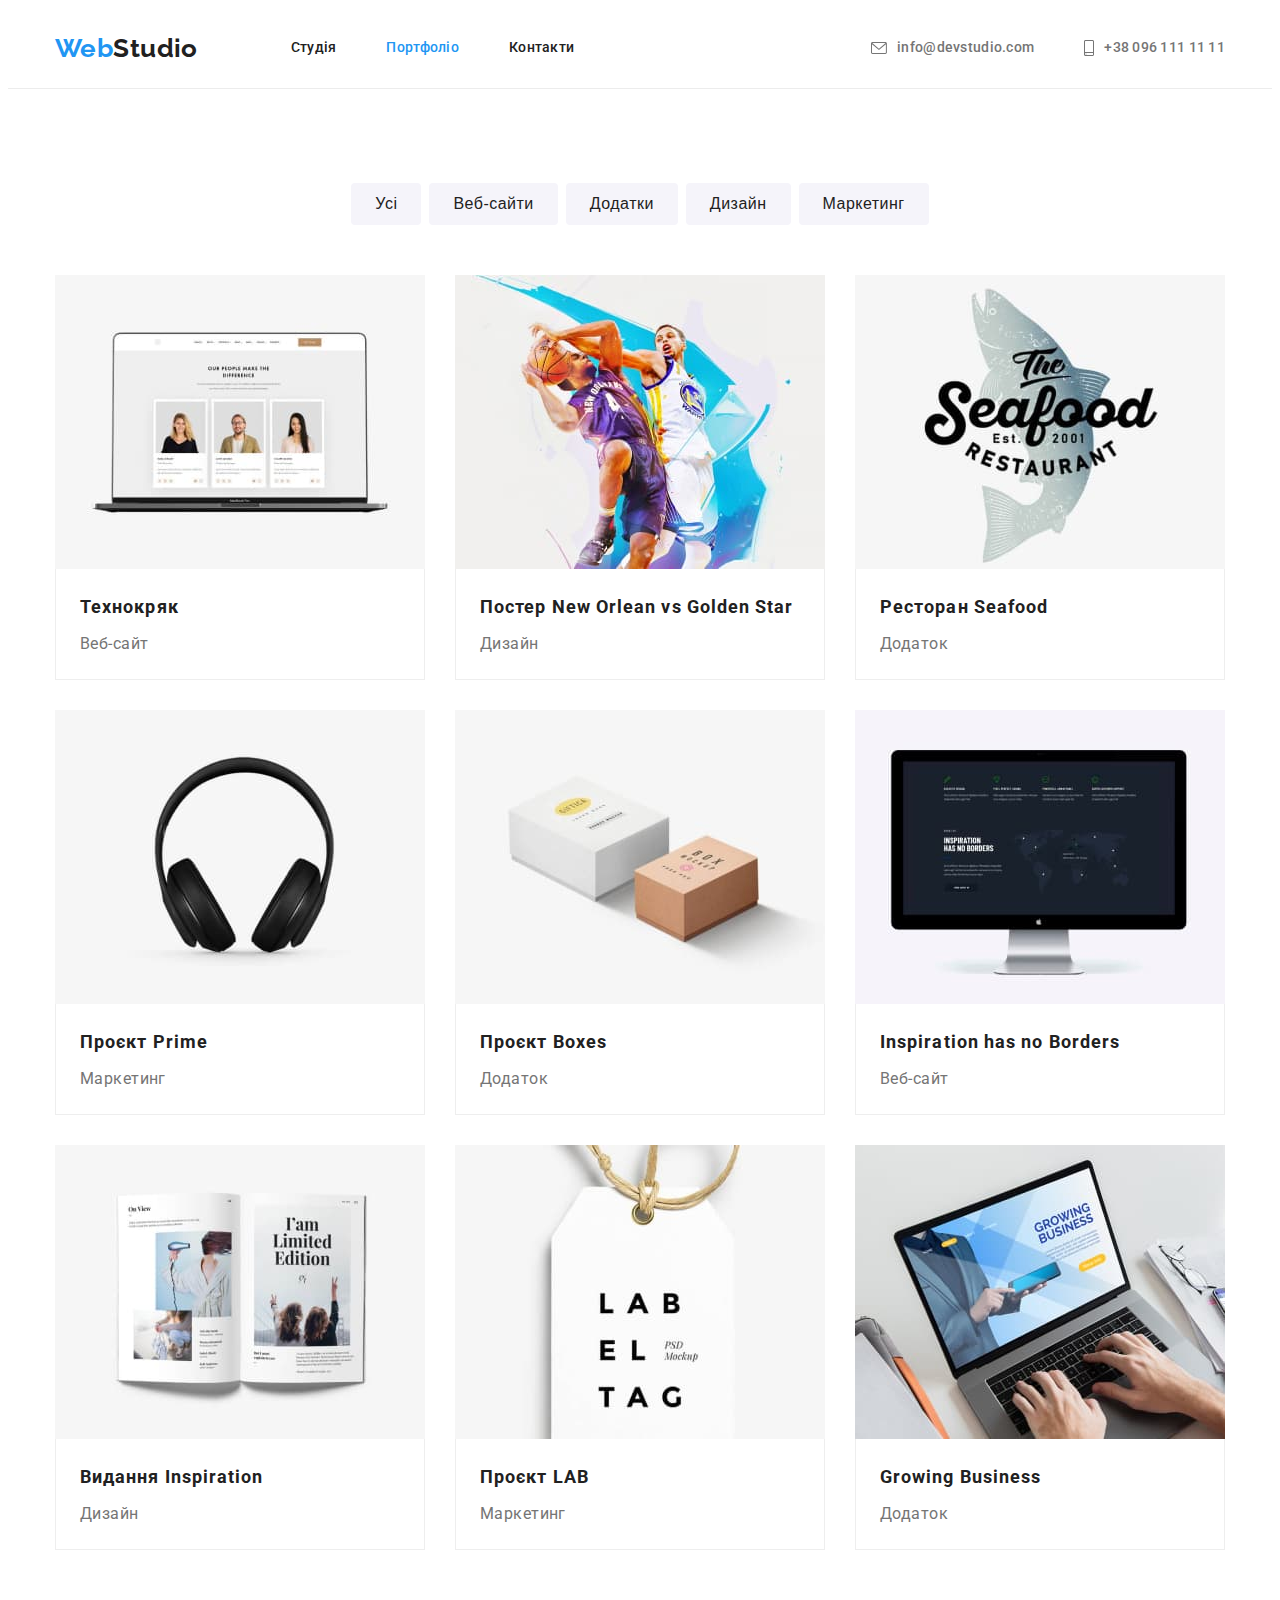
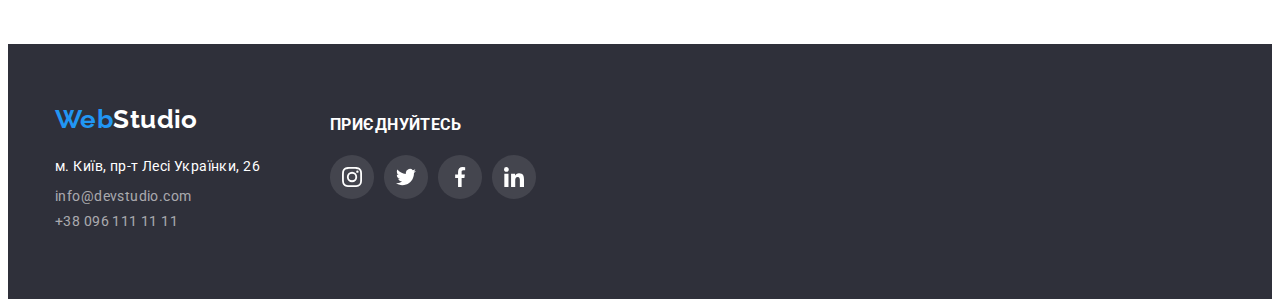
<file: portfolio.html>
<!DOCTYPE html>
<html lang="uk">
  <head>
    <meta charset="UTF-8" />
    <meta http-equiv="X-UA-Compatible" content="IE=edge" />
    <meta name="viewport" content="width=device-width, initial-scale=1.0" />
    <title>Портфоліо</title>
    <link rel="preconnect" href="https://fonts.googleapis.com" />
    <link rel="preconnect" href="https://fonts.gstatic.com" crossorigin />
    <link
      href="https://fonts.googleapis.com/css2?family=Montserrat:wght@400;500;600&family=Raleway:wght@700&family=Roboto:wght@400;500;700;900&display=swap"
      rel="stylesheet"
    />
    <link
      rel="stylesheet"
      href="https://cdnjs.cloudflare.com/ajax/libs/modern-normalize/1.1.0/modern-normalize.min.css"
      integrity="sha512-wpPYUAdjBVSE4KJnH1VR1HeZfpl1ub8YT/NKx4PuQ5NmX2tKuGu6U/JRp5y+Y8XG2tV+wKQpNHVUX03MfMFn9Q=="
      crossorigin="anonymous"
      referrerpolicy="no-referrer"
    />
    <link rel="stylesheet" href="./css/styles.css" />
  </head>
  <body class="page">
    <header class="page-header">
      <div class="container header-nav">
        <nav class="header-nav">
          <a class="logo link" href="#"><span class="part-logo">Web</span>Studio</a>
          <ul class="site-nav list">
            <li class="item"><a class="link" href="./index.html">Студія</a></li>
            <li class="item"><a class="link current" href="./portfolio.html">Портфоліо</a></li>
            <li class="item"><a class="link" href="#">Контакти</a></li>
          </ul>
        </nav>
        <ul class="contact-nav list">
          <li class="item">
            <a class="nav-link link" href="mailto:info@devstudio.com">
              <svg class="contact-mail" width="16" height="12">
                <use href="./images/sprite-icon.svg#icon-envelope"></use>
              </svg>
              info@devstudio.com</a
            >
          </li>
          <li class="item">
            <a class="nav-link link" href="tel:+380961111111">
              <svg class="contact-phone" width="10" height="16">
                <use href="./images/sprite-icon.svg#icon-smartphone"></use>
              </svg>
              +38 096 111 11 11</a
            >
          </li>
        </ul>
      </div>
    </header>
    <main>
      <!--Filter section-->
      <section class="section filter">
        <div class="container">
          <h1 class="visually-hidden">Портфоліо</h1>
          <ul class="list filter-list">
            <li class="item"><button type="button" class="button filter-btn">Усі</button></li>
            <li class="item"><button type="button" class="button filter-btn">Веб-сайти</button></li>
            <li class="item"><button type="button" class="button filter-btn">Додатки</button></li>
            <li class="item"><button type="button" class="button filter-btn">Дизайн</button></li>
            <li class="item"><button type="button" class="button filter-btn">Маркетинг</button></li>
          </ul>

          <ul class="portfolio-list list">
            <li class="portfolio-item item">
              <a href="" class="card-link link">
                <div class="card-thumb">
                  <img
                    src="./images/project1.jpg"
                    alt="вигляд розробленого веб-сайту"
                    width="370"
                  />
                </div>
                <div class="card-content">
                  <h2 class="card-title section-title">Технокряк</h2>
                  <p class="card-desc desc">Веб-сайт</p>
                </div>
              </a>
            </li>
            <li class="portfolio-item item">
              <a href="" class="card-link link">
                <div class="card-thumb">
                  <img src="./images/project2.jpg" alt="постер баскетбольних команд" width="370" />
                </div>
                <div class="card-content">
                  <h2 class="card-title section-title">Постер New Orlean vs Golden Star</h2>
                  <p class="card-desc desc">Дизайн</p>
                </div>
              </a>
            </li>
            <li class="portfolio-item item">
              <a href="" class="card-link link">
                <div class="card-thumb">
                  <img src="./images/project3.jpg" alt="додаток для ресторану" width="370" />
                </div>
                <div class="card-content">
                  <h2 class="card-title section-title">Ресторан Seafood</h2>
                  <p class="card-desc desc">Додаток</p>
                </div>
              </a>
            </li>
            <li class="portfolio-item item">
              <a href="" class="card-link link">
                <div class="card-thumb">
                  <img src="./images/project4.jpg" alt="вигляд розробленого проекту" width="370" />
                </div>
                <div class="card-content">
                  <h2 class="card-title section-title">Проєкт Prime</h2>
                  <p class="card-desc desc">Маркетинг</p>
                </div>
              </a>
            </li>
            <li class="portfolio-item item">
              <a href="" class="card-link link">
                <div class="card-thumb">
                  <img src="./images/project5.jpg" alt="додаток для проекту" width="370" />
                </div>
                <div class="card-content">
                  <h2 class="card-title section-title">Проєкт Boxes</h2>
                  <p class="card-desc desc">Додаток</p>
                </div>
              </a>
            </li>
            <li class="portfolio-item item">
              <a href="" class="card-link link">
                <div class="card-thumb">
                  <img
                    src="./images/project6.jpg"
                    alt="вигляд розробленого веб-сайту"
                    width="370"
                  />
                </div>
                <div class="card-content">
                  <h2 class="card-title section-title">Inspiration has no Borders</h2>
                  <p class="card-desc desc">Веб-сайт</p>
                </div>
              </a>
            </li>
            <li class="portfolio-item item">
              <a href="" class="card-link link">
                <div class="card-thumb">
                  <img src="./images/project7.jpg" alt="зображення видання журналу" width="370" />
                </div>
                <div class="card-content">
                  <h2 class="card-title section-title">Видання Inspiration</h2>
                  <p class="card-desc desc">Дизайн</p>
                </div>
              </a>
            </li>
            <li class="portfolio-item item">
              <a href="" class="card-link link">
                <div class="card-thumb">
                  <img src="./images/project8.jpg" alt="вигляд розробленого проєкту" width="370" />
                </div>
                <div class="card-content">
                  <h2 class="card-title section-title">Проєкт LAB</h2>
                  <p class="card-desc desc">Маркетинг</p>
                </div>
              </a>
            </li>
            <li class="portfolio-item item">
              <a href="" class="card-link link">
                <div class="card-thumb">
                  <img src="./images/project9.jpg" alt="вигляд розробленого додатку" width="370" />
                </div>
                <div class="card-content">
                  <h2 class="card-title section-title">Growing Business</h2>
                  <p class="card-desc desc">Додаток</p>
                </div>
              </a>
            </li>
          </ul>
        </div>
      </section>
    </main>
    <footer class="footer">
      <div class="footer-container">
        <div class="footer-nav">
          <a class="footer-logo logo link" href="#"><span class="part-logo">Web</span>Studio</a>
          <address>
            <ul class="footer-list list">
              <li class="footer-item item">
                <a
                  class="link-address link"
                  href="https://goo.gl/maps/CPtrU1FHBa2aNyZL9"
                  target="_blank"
                  rel="noopener noreferrer nofollow"
                  >м. Київ, пр-т Лесі Українки, 26</a
                >
              </li>
              <li class="footer-item item">
                <a class="link footer-contact" href="mailto:info@devstudio.com"
                  >info@devstudio.com</a
                >
              </li>
              <li class="footer-item item">
                <a class="link footer-contact" href="tel:+380961111111">+38 096 111 11 11</a>
              </li>
            </ul>
          </address>
        </div>
        <div class="footer-social-links">
          <h3 class="footer-title section title">Приєднуйтесь</h3>
          <ul class="footer-links list">
            <li class="social-item">
              <a href="" class="footer-link link">
                <svg class="icon-insta" width="20" height="20">
                  <use href="./images/sprite-icon.svg#icon-instagram"></use>
                </svg>
              </a>
            </li>
            <li class="social-item">
              <a href="" class="footer-link link">
                <svg class="icon-twitter" width="20" height="20">
                  <use href="./images/sprite-icon.svg#icon-twitter"></use>
                </svg>
              </a>
            </li>
            <li class="social-item">
              <a href="" class="footer-link link">
                <svg class="icon-facebook" width="20" height="20">
                  <use href="./images/sprite-icon.svg#icon-facebook"></use>
                </svg>
              </a>
            </li>
            <li class="social-item">
              <a href="" class="footer-link link">
                <svg class="icon-linkedin" width="20" height="20">
                  <use href="./images/sprite-icon.svg#icon-linkedin"></use>
                </svg>
              </a>
            </li>
          </ul>
        </div>
      </div>
    </footer>
  </body>
</html>
</file>
<file: css/styles.css>
html {
  box-sizing: border-box;
}
*,
*::before,
*::after {
  box-sizing: inherit;
}

:root {
  --primary-font-family: 'Roboto', sans-serif;
  --primary-text-color: #757575;
  --title-text-color: #212121;
  --accent-color: #2196f3;
  --primary-white-color: #ffffff;
  --secondary-background-color: #f5f4fa;
  --accent-background-color: #2f303a;
  --icon-color: #afb1b8;
  --margin-gap: 30px;
  --padding-gap: 94px;
}

/* In all pages */

.page {
  font-family: var(--primary-font-family);
  color: var(--primary-text-color);
  background-color: var(--primary-background-color);
  font-size: 14px;
  letter-spacing: 0.03em;
}

h1,
h2,
h3,
h4,
h5,
h6,
p {
  margin: 0;
}

img {
  display: block;
  max-width: 100%;
  height: auto;
}

.link {
  text-decoration: none;
}

.list {
  list-style: none;
  margin-top: 0;
  margin-bottom: 0;
  padding: 0;
}

.visually-hidden {
  padding: 0;
  margin: -1px;
  border: 0;
  width: 1px;
  height: 1px;

  position: absolute;
  white-space: nowrap;
  overflow: hidden;
  clip: rect(0 0 0 0);
  clip-path: inset(50%);
}

.section-title {
  color: var(--title-text-color);
  font-weight: 700;
}

.container {
  width: 1200px;
  padding-left: 15px;
  padding-right: 15px;
  margin-left: auto;
  margin-right: auto;
}

.part-logo,
.site-nav .link.current,
.site-nav .link:hover,
.site-nav .link:focus,
.contact-nav .link:hover,
.contact-nav .link:focus,
.footer-item > .link:focus,
.footer-item > .link:hover {
  color: var(--accent-color);
}

/* Header */

.page-header {
  border-bottom: 1px solid #ececec;
}

.header-nav {
  display: flex;
  align-items: center;
}

.logo {
  display: block;
  margin-right: 93px;

  color: var(--title-text-color);
  font-family: 'Raleway';
  font-weight: 700;
  font-size: 26px;
  line-height: 1.19;
}

/* Nav */

.site-nav {
  display: flex;
}

.site-nav .item + .item,
.contact-nav .item + .item {
  margin-left: 50px;
}

.site-nav .link {
  display: block;
  padding-top: 32px;
  padding-bottom: 32px;

  color: var(--title-text-color);
  font-weight: 500;
  font-size: 14px;
  line-height: 1.14;
  letter-spacing: 0.02em;
}

.contact-nav {
  display: flex;
  margin-left: auto;
  align-items: center;
}

.nav-link {
  display: flex;
  padding-top: 32px;
  padding-bottom: 32px;
  align-items: center;

  color: var(--primary-text-color);
  font-weight: 500;
  line-height: 1.14;
  letter-spacing: 0.02em;
}

.contact-mail,
.contact-phone {
  margin-right: 10px;
  fill: currentColor;
}

/* Hero */

.hero {
  padding-top: 200px;
  padding-bottom: 200px;

  text-align: center;
}

.hero-overlay {
  margin-left: auto;
  margin-right: auto;
  max-width: 1600px;
  height: 600px;
  background-image: linear-gradient(to right, rgba(47, 48, 58, 0.4), rgba(47, 48, 58, 0.4)),
    url(../images/hero-img.jpg);
  background-size: cover;
  background-position: center;
  background-repeat: no-repeat;
}

.hero-title {
  margin-top: 0;
  margin-bottom: 30px;
  margin-left: auto;
  margin-right: auto;
  width: 700px;

  color: var(--primary-white-color);
  font-weight: 900;
  font-size: 44px;
  line-height: 1.36;
  text-align: center;
  letter-spacing: 0.06em;
  text-transform: uppercase;
}

/* Buttons */

.button {
  border-radius: 4px;
  border-color: transparent;
  cursor: pointer;

  text-align: center;
  font-size: 16px;
}

.hero-button {
  margin-bottom: 0;
  padding: 10px 32px;

  font-weight: 700;
  line-height: 1.875;
  letter-spacing: 0.06em;
  color: var(--primary-white-color);
  background-color: var(--accent-color);
}

.hero-button:focus,
.hero-button:hover {
  box-shadow: 0px 4px 4px rgba(0, 0, 0, 0.15);
}

.filter-btn {
  padding: 6px 22px;
  text-align: center;

  color: var(--title-text-color);
  font-weight: 500;
  line-height: 1.625;
  letter-spacing: 0.03em;
  background-color: #f5f4fa;
}

.filter-btn:focus,
.filter-btn:hover {
  color: var(--primary-white-color);
  background-color: var(--accent-color);
  box-shadow: 0px 3px 1px rgba(0, 0, 0, 0.1), 0px 1px 2px rgba(0, 0, 0, 0.08),
    0px 2px 2px rgba(0, 0, 0, 0.12);
}

/* Feature */

.feature {
  padding-top: var(--padding-gap);
  padding-bottom: var(--padding-gap);
}

.feature-list {
  display: flex;
  flex-wrap: wrap;
}

.feature-item::before {
  display: inline-block;
  content: '';
  width: 270px;
  height: 120px;
  border-radius: 4px;
  margin-bottom: var(--margin-gap);
  background-color: var(--secondary-background-color);
  background-size: contain;
  background-repeat: no-repeat;
  background-position: center;
  background-size: 70px 70px;
}
.icon-antenna::before {
  background-image: url(../images/antenna.svg);
}
.icon-clock::before {
  background-image: url(../images/clock.svg);
}
.icon-diagram::before {
  background-image: url(../images/diagram.svg);
}
.icon-astronaut::before {
  background-image: url(../images/astronaut.svg);
}
.feature-item {
  width: 270px;
  margin-right: var(--margin-gap);
}

.feature-item:last-child {
  margin-right: 0;
}

.feature .section-title {
  margin-bottom: 10px;

  font-size: 14px;
  line-height: 1.14;
  text-transform: uppercase;
}

.feature-desc {
  line-height: 1.71;
}

/* Work */

.work {
  padding-bottom: var(--padding-gap);
  text-align: center;
}

.work-list {
  display: flex;
  flex-wrap: wrap;
}

.work-list .item {
  margin-right: var(--margin-gap);
}

.work-list .item:last-child {
  margin-right: 0;
}

.work-title,
.teams-title,
.client-title {
  margin-bottom: 50px;
  font-size: 36px;
  line-height: 1.16;
}

/* Team */

.team {
  padding-top: var(--padding-gap);
  padding-bottom: var(--padding-gap);
  background-color: var(--secondary-background-color);
  text-align: center;
}

.team-list {
  display: flex;
  flex-wrap: wrap;
}

.team-item {
  margin-right: var(--margin-gap);

  background-color: var(--primary-white-color);
  box-shadow: 0px 1px 3px rgba(0, 0, 0, 0.12), 0px 1px 1px rgba(0, 0, 0, 0.14),
    0px 2px 1px rgba(0, 0, 0, 0.2);
  border-radius: 0px 0px 4px 4px;
}

.team-item:last-child {
  margin-right: 0;
}

.team-content {
  padding: 30px 32px;
}

.team-title {
  margin-bottom: 10px;

  font-weight: 500;
  font-size: 16px;
  line-height: 1.18;
}

.team-desc {
  margin-bottom: 16px;

  font-size: 16px;
  line-height: 1.18;
}

.links {
  display: flex;
  margin-right: auto;
  margin-left: auto;
}
.social-item {
  margin-right: 10px;
}

.social-item:last-child {
  margin-right: 0;
}
.social-link {
  display: flex;
  justify-content: center;
  align-items: center;
  width: 44px;
  height: 44px;
  border-radius: 50%;
  fill: var(--icon-color);
}

.social-link:hover,
.social-link:focus {
  fill: var(--primary-white-color);
  background-color: var(--accent-color);
}

/* Clients */

.client {
  padding-top: var(--padding-gap);
  padding-bottom: 85px;

  text-align: center;
}
.client-list {
  display: flex;
  flex-wrap: wrap;
  margin-right: auto;
  margin-left: auto;
}
.client-item + .item {
  margin-left: var(--margin-gap);
}

.company-link {
  display: flex;
  justify-content: center;
  align-items: center;
  width: 170px;
  height: 92px;
  border: 1px solid #afb1b8;
  border-radius: 4px;
  fill: var(--icon-color);
}

.company-link:focus,
.company-link:hover {
  border: 1px solid var(--accent-color);
  fill: var(--accent-color);
}

/* Footer*/

.footer {
  background-color: var(--accent-background-color);
  font-style: normal;
}

.footer-container {
  display: flex;
  width: 1200px;
  padding-left: 15px;
  padding-right: 15px;
  margin-left: auto;
  margin-right: auto;
}
.footer-nav {
  padding-top: 60px;
  padding-bottom: 60px;
}

.footer-logo {
  margin-bottom: 20px;
  margin-right: 0;

  color: var(--primary-white-color);
}

.footer-item.item {
  margin-bottom: 9px;
}

.footer-item.item:last-child {
  margin-bottom: 0;
}

.link-address.link {
  color: var(--primary-white-color);
  line-height: 1.71;
  font-style: normal;
}

.link.footer-contact {
  margin-bottom: 9px;

  font-style: normal;
  color: rgba(255, 255, 255, 0.6);
}

.footer-social-links {
  padding-top: 72px;
  padding-bottom: 100px;
  margin-left: 70px;
}
.footer-title {
  margin-bottom: 20px;

  line-height: 1.14;
  color: var(--primary-white-color);
  text-transform: uppercase;
}

.footer-links {
  display: flex;
  margin-right: auto;
  margin-left: auto;
}

.footer-link {
  display: flex;
  justify-content: center;
  align-items: center;
  width: 44px;
  height: 44px;
  border-radius: 50%;
  background-color: rgba(255, 255, 255, 0.1);
  fill: var(--primary-white-color);
}

.footer-link:hover,
.footer-link:focus {
  background-color: var(--accent-color);
}

/* Portfolio Filter section */

.filter {
  padding-top: var(--padding-gap);
  padding-bottom: var(--padding-gap);
}
.container {
  margin-left: auto;
  margin-right: auto;
}
.filter-list {
  display: flex;
  justify-content: center;
  margin-bottom: 50px;
}

.filter-list .item + .item {
  margin-left: 8px;
}

.portfolio-list {
  display: flex;
  flex-wrap: wrap;
  margin-left: calc(-1 * var(--margin-gap));
  margin-top: calc(-1 * var(--margin-gap));
}

.portfolio-item {
  width: calc(100% / 3-30px);
  margin-left: var(--margin-gap);
  margin-top: var(--margin-gap);

  background-color: var(--primary-white-color);
}

.portfolio-item:hover {
  box-shadow: 0px 1px 1px rgba(0, 0, 0, 0.12), 0px 4px 4px rgba(0, 0, 0, 0.06),
    1px 4px 6px rgba(0, 0, 0, 0.16);
}

.card-content {
  border: 1px solid #eeeeee;
  border-top: none;
  padding: 20px 24px;
}

.card-title {
  margin-bottom: 4px;

  font-weight: 700;
  font-size: 18px;
  line-height: 2;
  letter-spacing: 0.06em;
}

.card-desc {
  color: var(--primary-text-color);
  font-size: 16px;
  line-height: 1.875;
}
</file>
